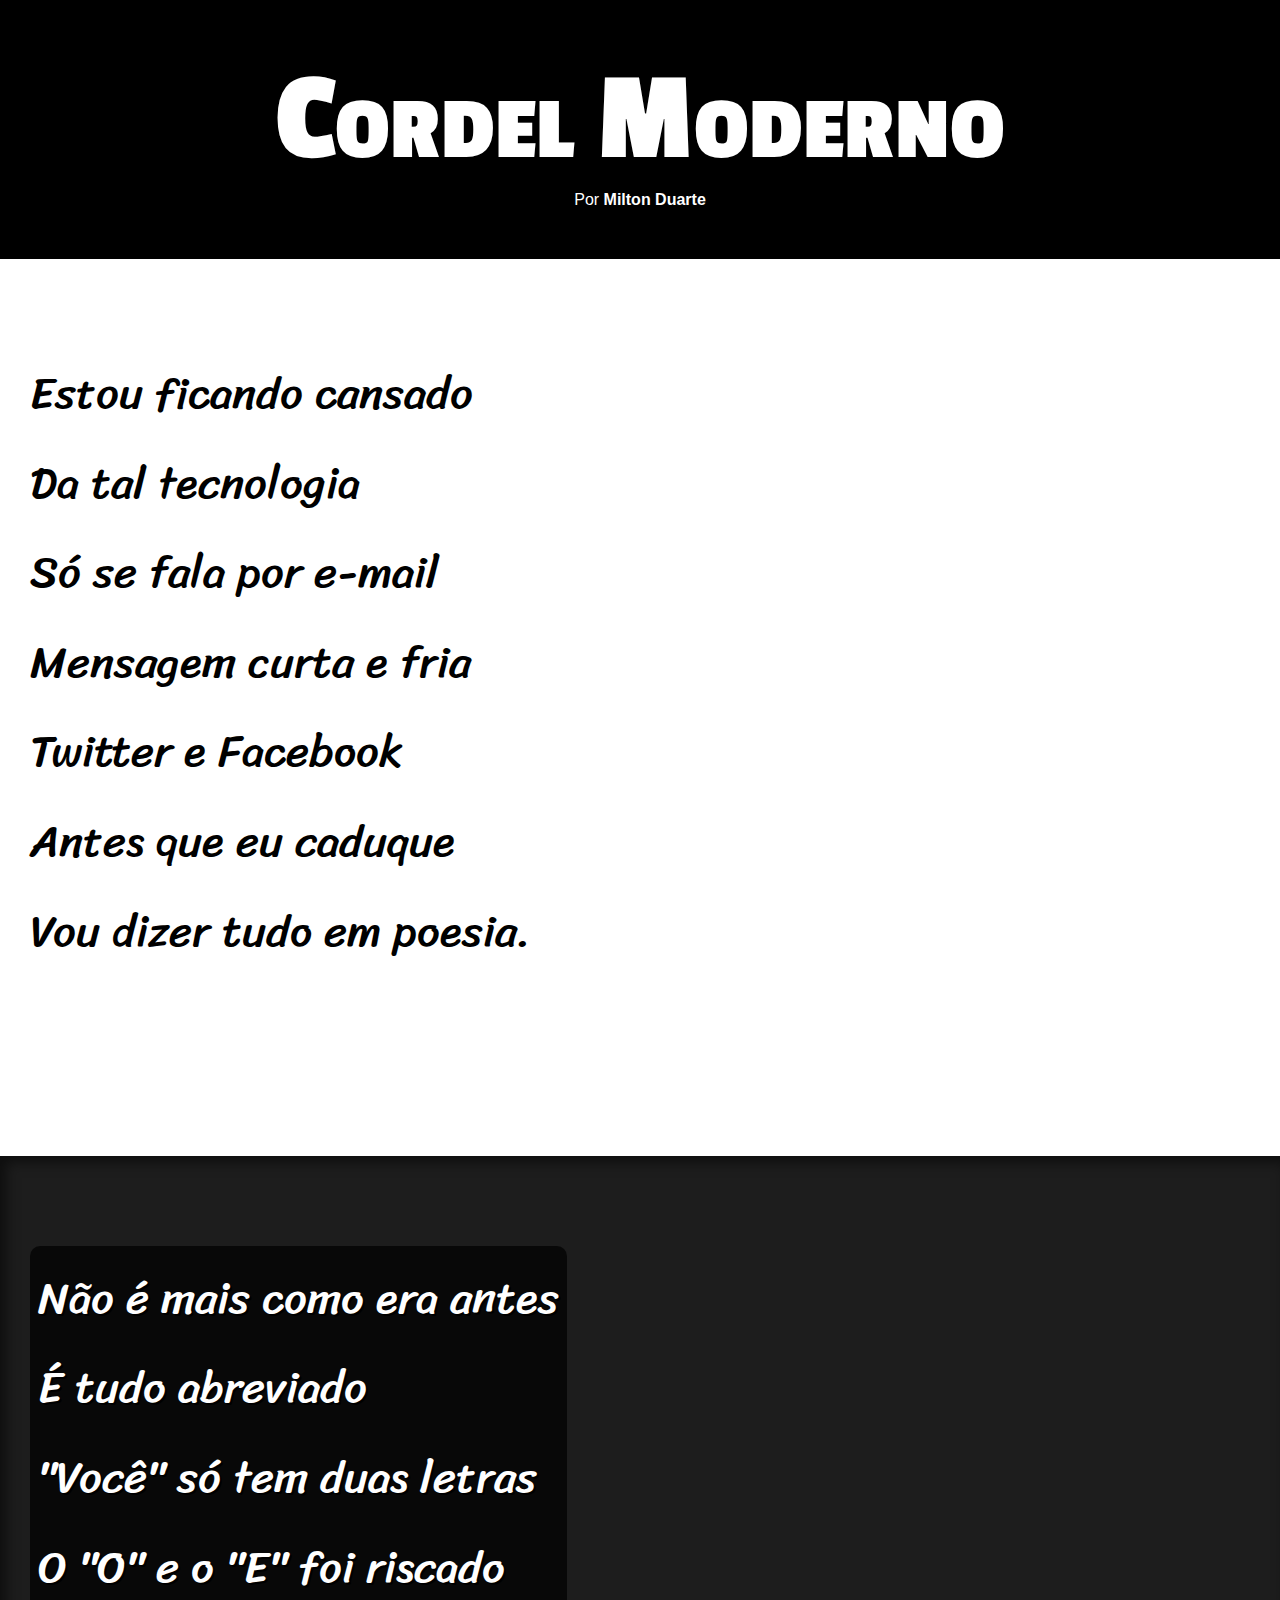
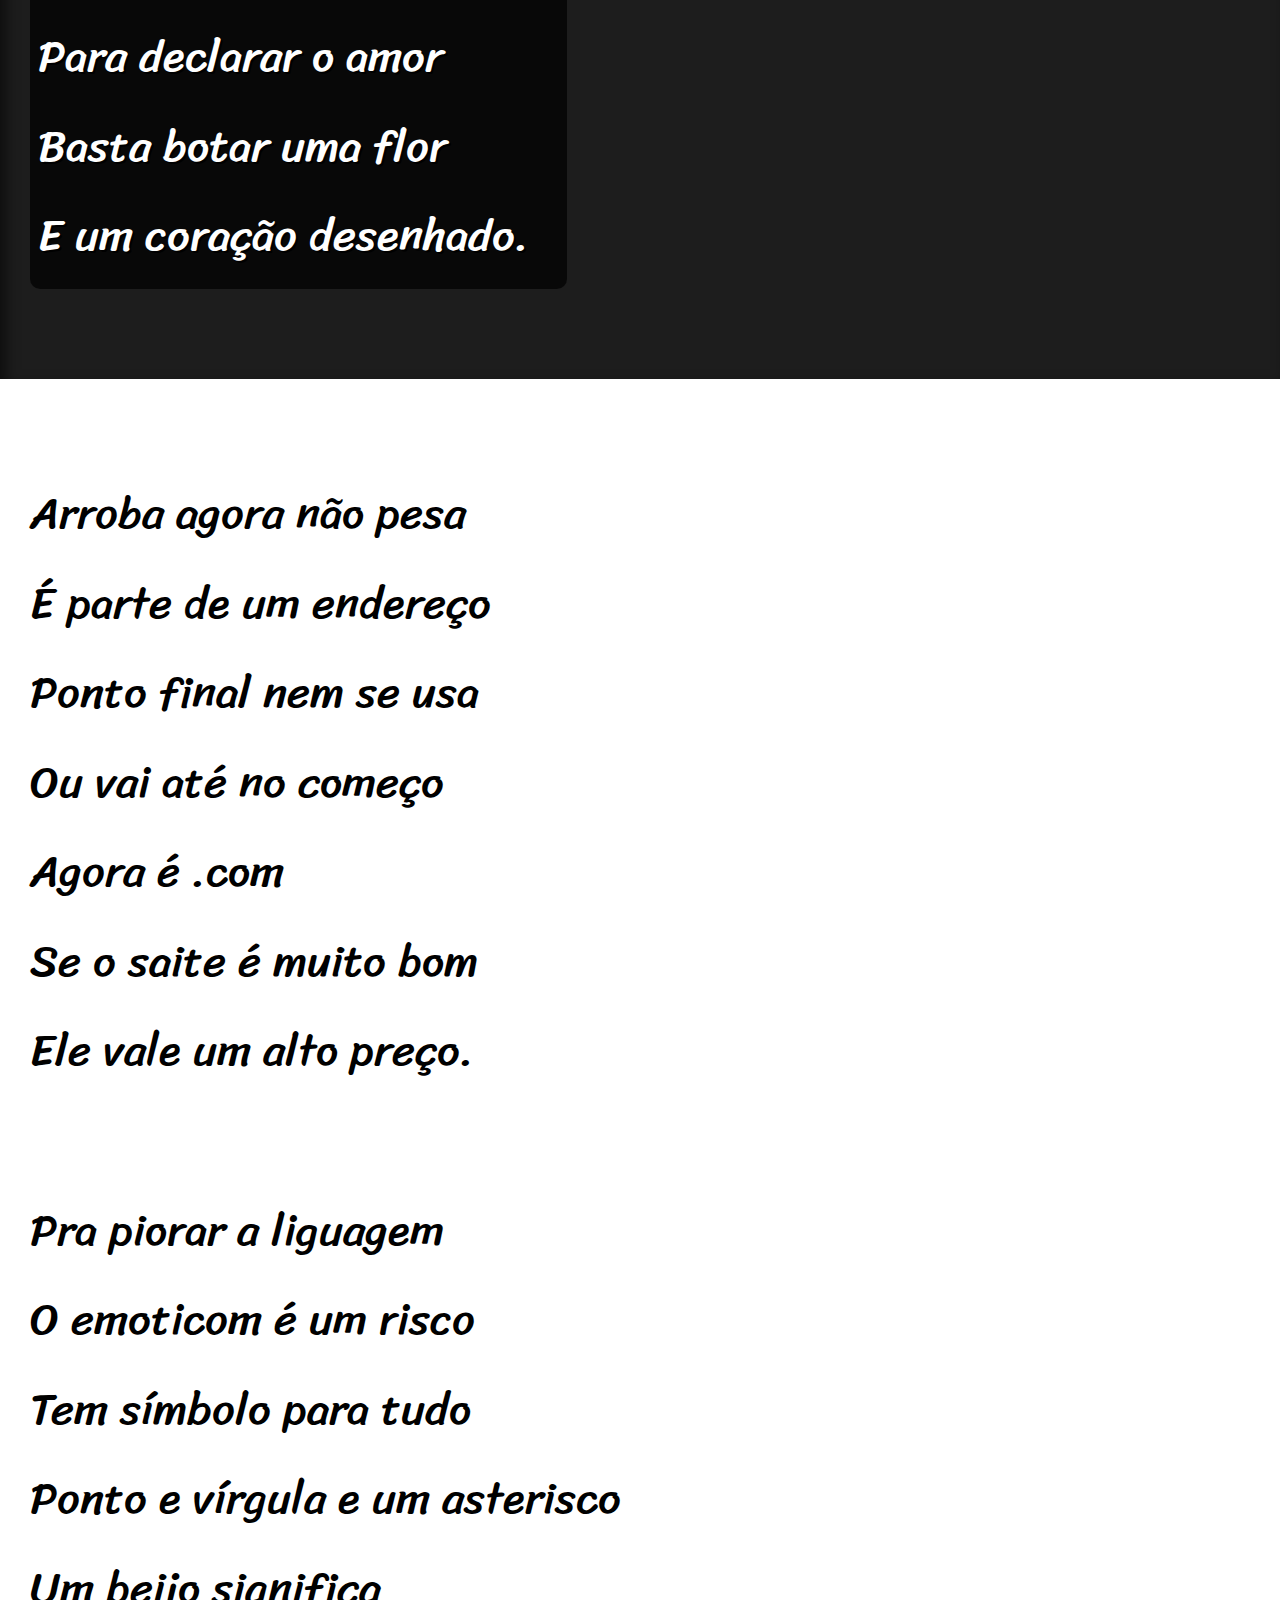
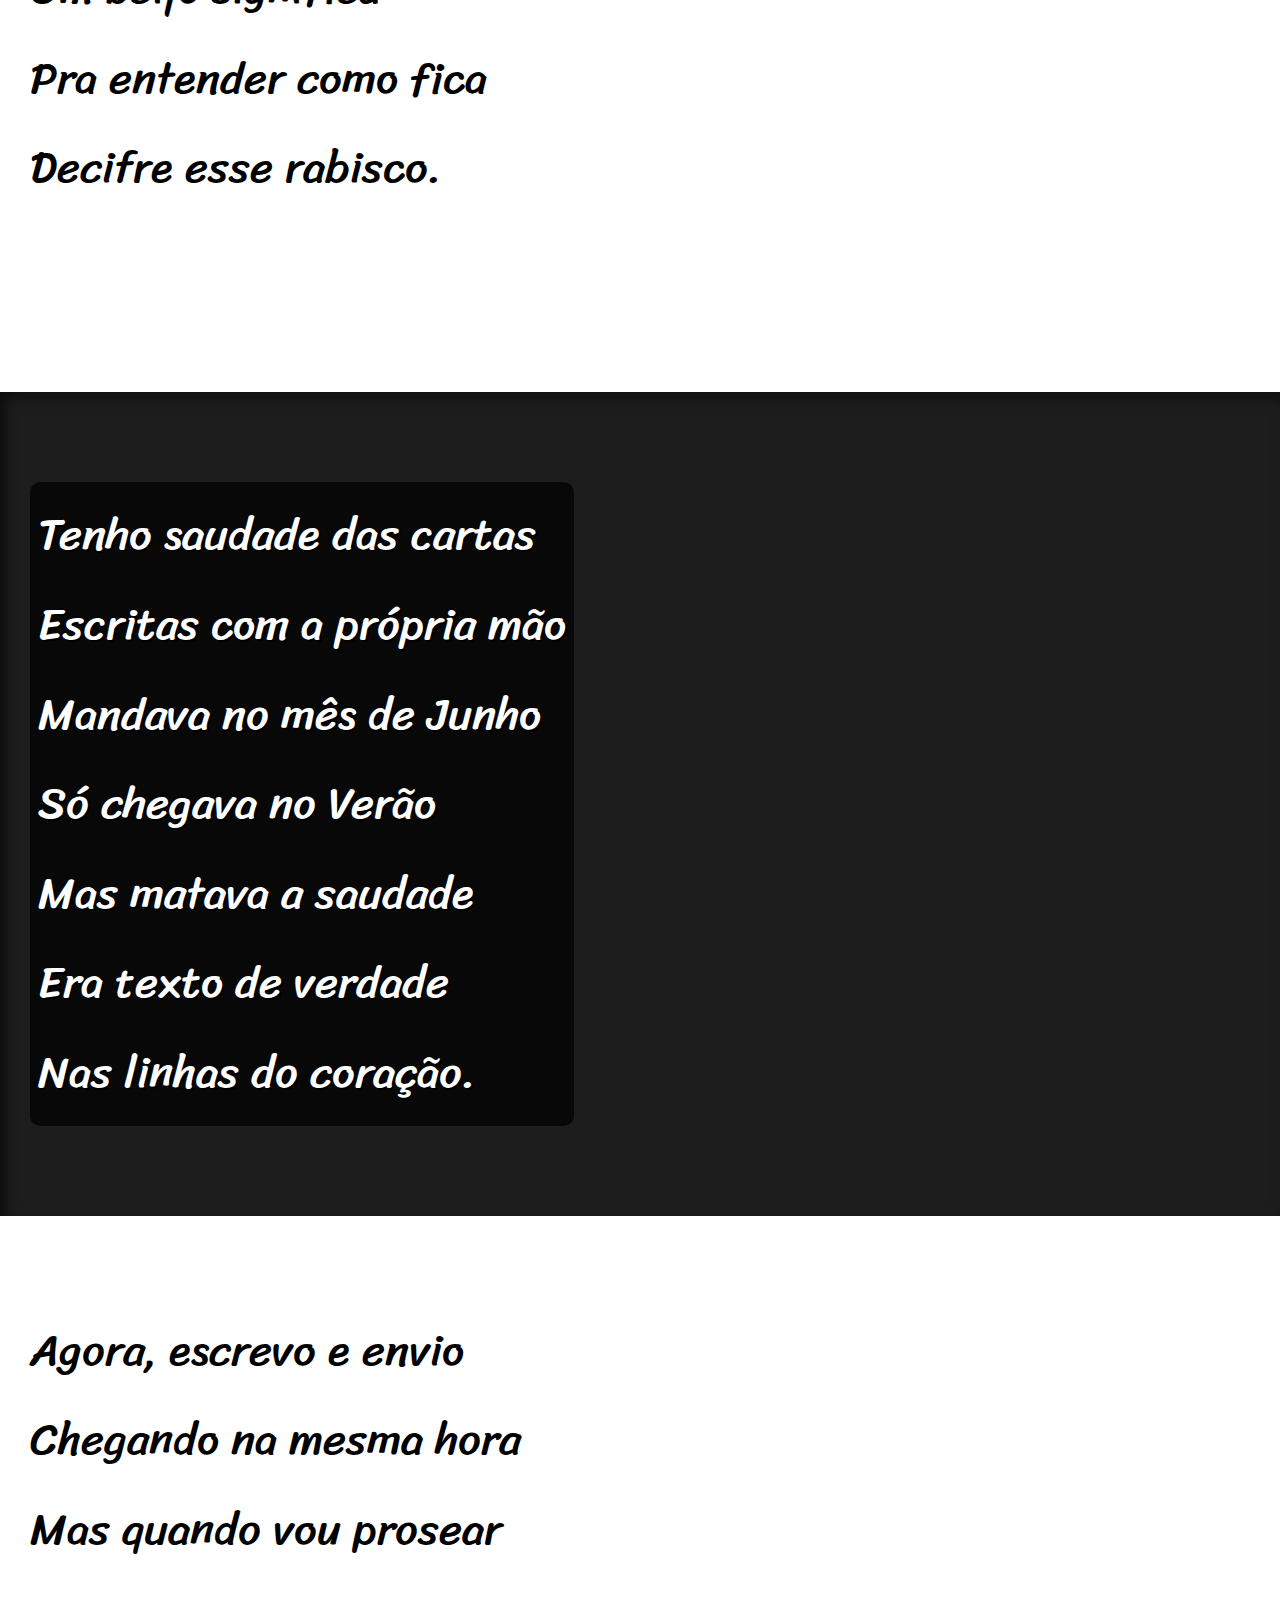
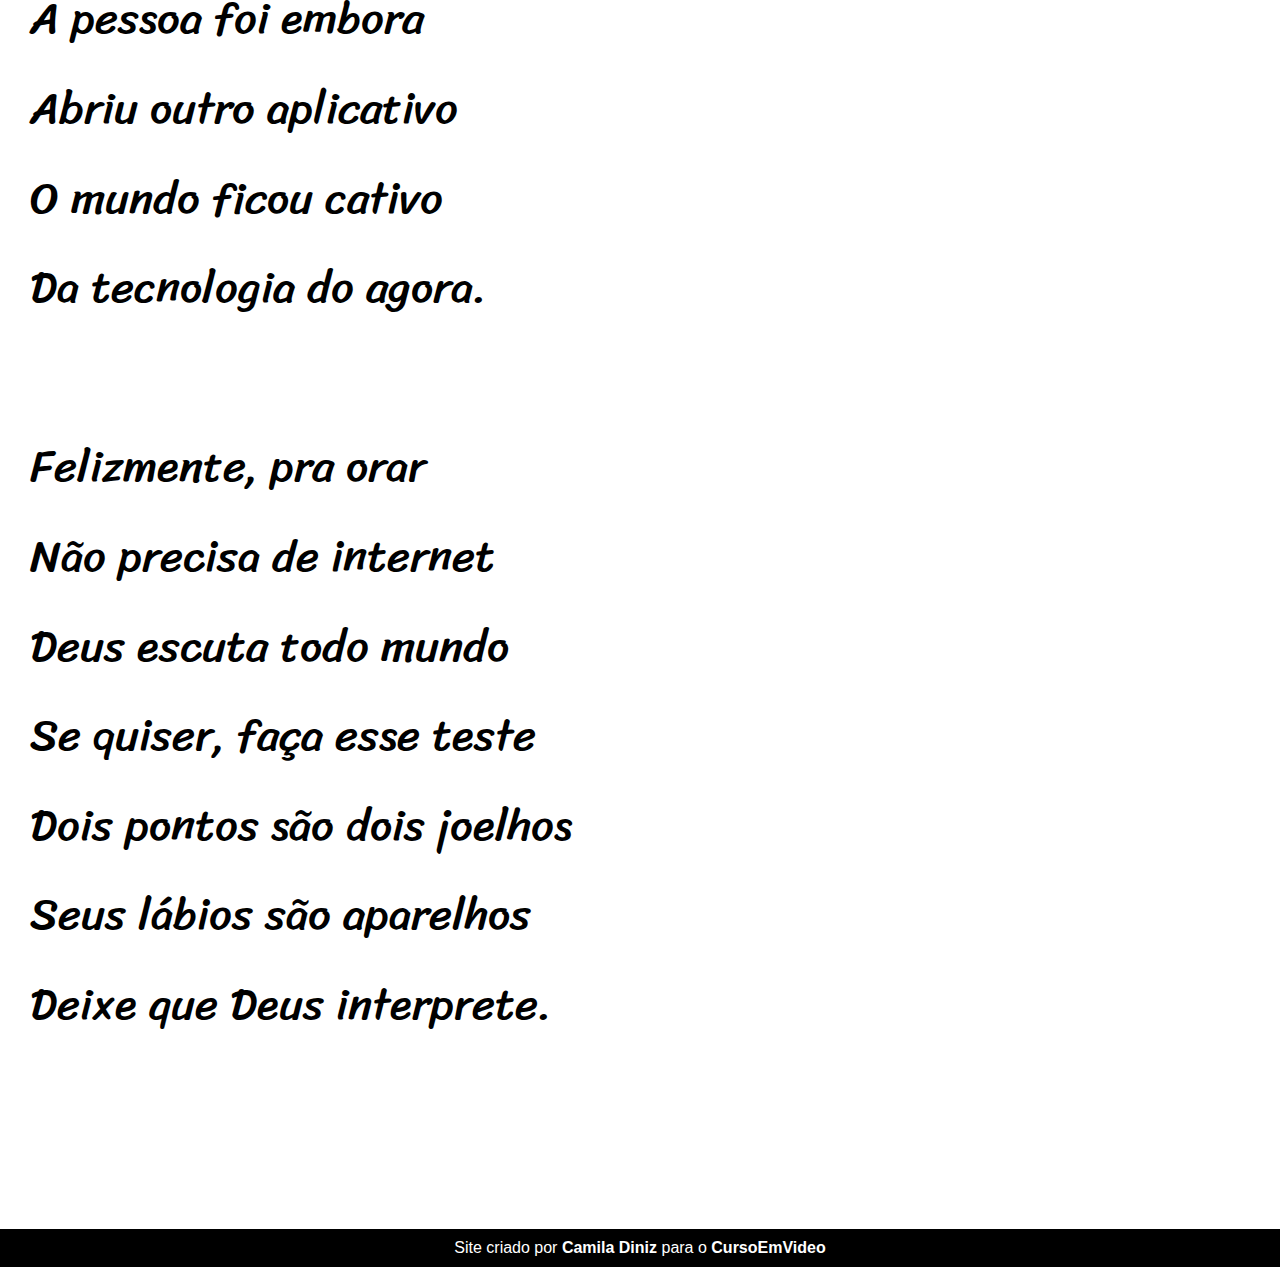
<file: desafios/desafio12/index.html>
<!DOCTYPE html>
<html lang="pt-br">
<head>
    <meta charset="UTF-8">
    <meta name="viewport" content="width=device-width, initial-scale=1.0">
    <title>Cordel Moderno</title>

    <link rel="stylesheet" href="estilo/style.css">
</head>
<body>

    <header>

        <h1>Cordel Moderno</h1>
        <p>Por <a href="https://www.recantodasletras.com.br/poesias/3186743" target="_blank">Milton Duarte</a></p>

    </header>

    <section class="normal">
        <p>
            Estou ficando cansado <br>
            Da tal tecnologia <br>
            Só se fala por e-mail <br>
            Mensagem curta e fria <br>
            Twitter e Facebook <br>
            Antes que eu caduque <br>
            Vou dizer tudo em poesia.
        </p>
    </section>

    
    <section class="imagem" id="img01">
        <p>
            Não é mais como era antes <br>
            É tudo abreviado <br>
            "Você" só tem duas letras <br>
            O "O" e o "E" foi riscado <br>
            Para declarar o amor <br>
            Basta botar uma flor <br>
            E um coração desenhado.
        </p>
    </section>

    <section class="normal">
        <p>
            Arroba agora não pesa <br>
            É parte de um endereço <br>
            Ponto final nem se usa <br>
            Ou vai até no começo <br>
            Agora é .com <br>
            Se o saite é muito bom <br>
            Ele vale um alto preço.
        </p>

        <p>
            Pra piorar a liguagem <br>
            O emoticom é um risco <br>
            Tem símbolo para tudo <br>
            Ponto e vírgula e um asterisco <br>
            Um beijo significa <br>
            Pra entender como fica <br>
            Decifre esse rabisco.
        </p>
    </section>



    <section class="imagem" id="img02">
        <p>
            Tenho saudade das cartas <br>
            Escritas com a própria mão <br>
            Mandava no mês de Junho <br>
            Só chegava no Verão <br>
            Mas matava a saudade <br>
            Era texto de verdade <br>
            Nas linhas do coração.
        </p>
    </section>


    <section class="normal">
        <p>
            Agora, escrevo e envio <br>
            Chegando na mesma hora <br>
            Mas quando vou prosear <br>
            A pessoa foi embora <br>
            Abriu outro aplicativo <br>
            O mundo ficou cativo <br>
            Da tecnologia do agora.
        </p>

        <p>
            Felizmente, pra orar <br>
            Não precisa de internet <br>
            Deus escuta todo mundo <br>
            Se quiser, faça esse teste <br>
            Dois pontos são dois joelhos <br>
            Seus lábios são aparelhos <br>
            Deixe que Deus interprete.
        </p>
    </section>

    <footer>
        <p>Site criado por <a href="https://github.com/camiladinizi" target="_blank">Camila Diniz</a> para o <a href="https://www.cursoemvideo.com" target="_blank">CursoEmVideo</a></p>
    </footer>
    
</body>
</html>
</file>
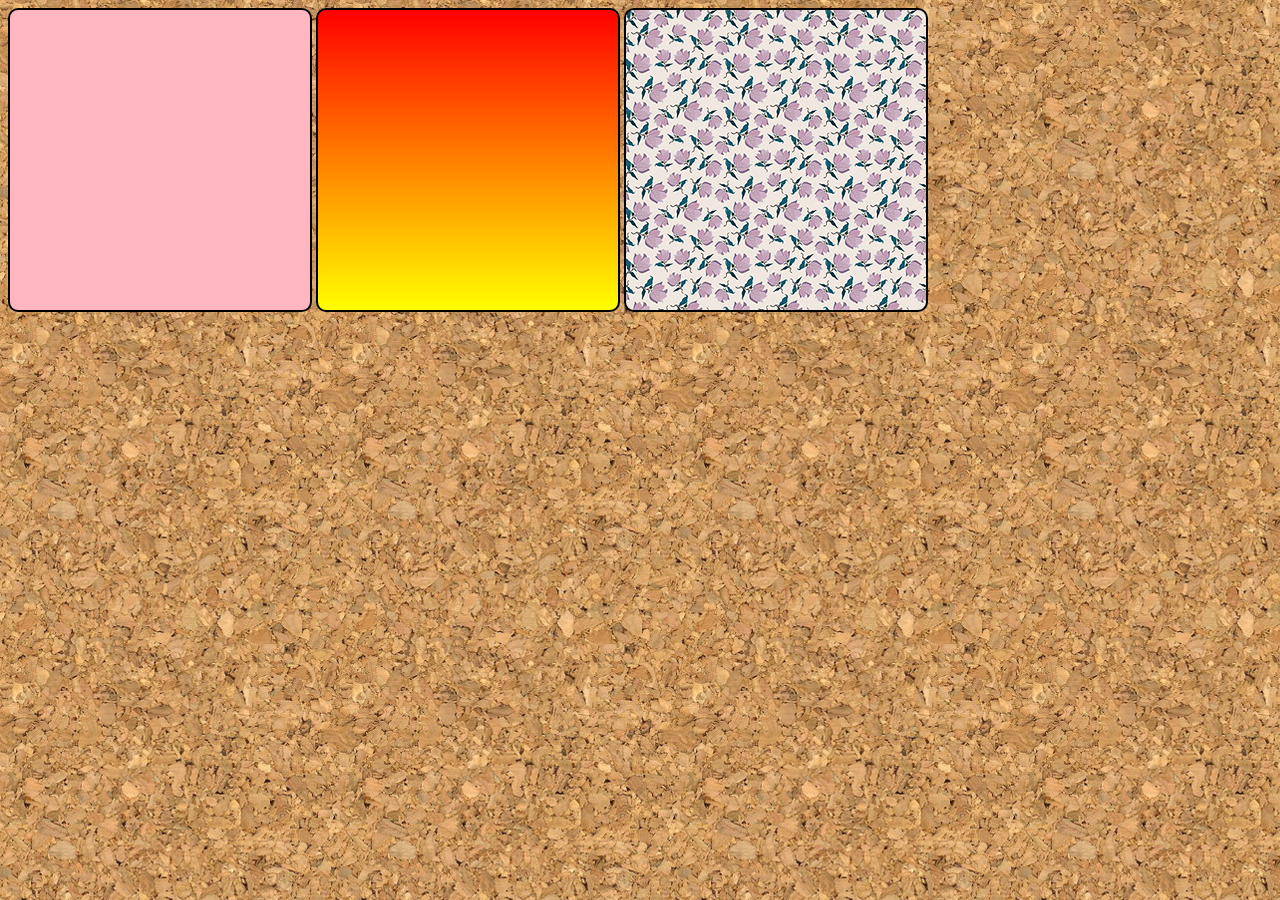
<file: ex22/pg001.html>
<!DOCTYPE html>
<html lang="pt-br">
<head>
    <meta charset="UTF-8">
    <meta name="viewport" content="width=device-width, initial-scale=1.0">
    <title>Teste de imagem de fundo</title>

<style>

    body {
        background-image: url(imagens/wallpaper001.jpg);
    }

    div.quadrado {
        display: inline-block;
        border: 2px solid black;
        border-radius: 10px;
        width: 300px;
        height: 300px;
        background-color: lightgray;
    }

    div#qd1{
        background-color: lightpink;
    }

    div#qd2 {
        background-image: linear-gradient(to bottom, red, yellow);
    }

    div#qd3 {
        background-image: url(imagens/pattern003.png);
    }


</style>

</head>

<body>
    <div class="quadrado" id="qd1">

    </div>

    <div class="quadrado" id="qd2">

    </div>

    <div class="quadrado" id="qd3">

    </div>
</body>
</html>
</file>
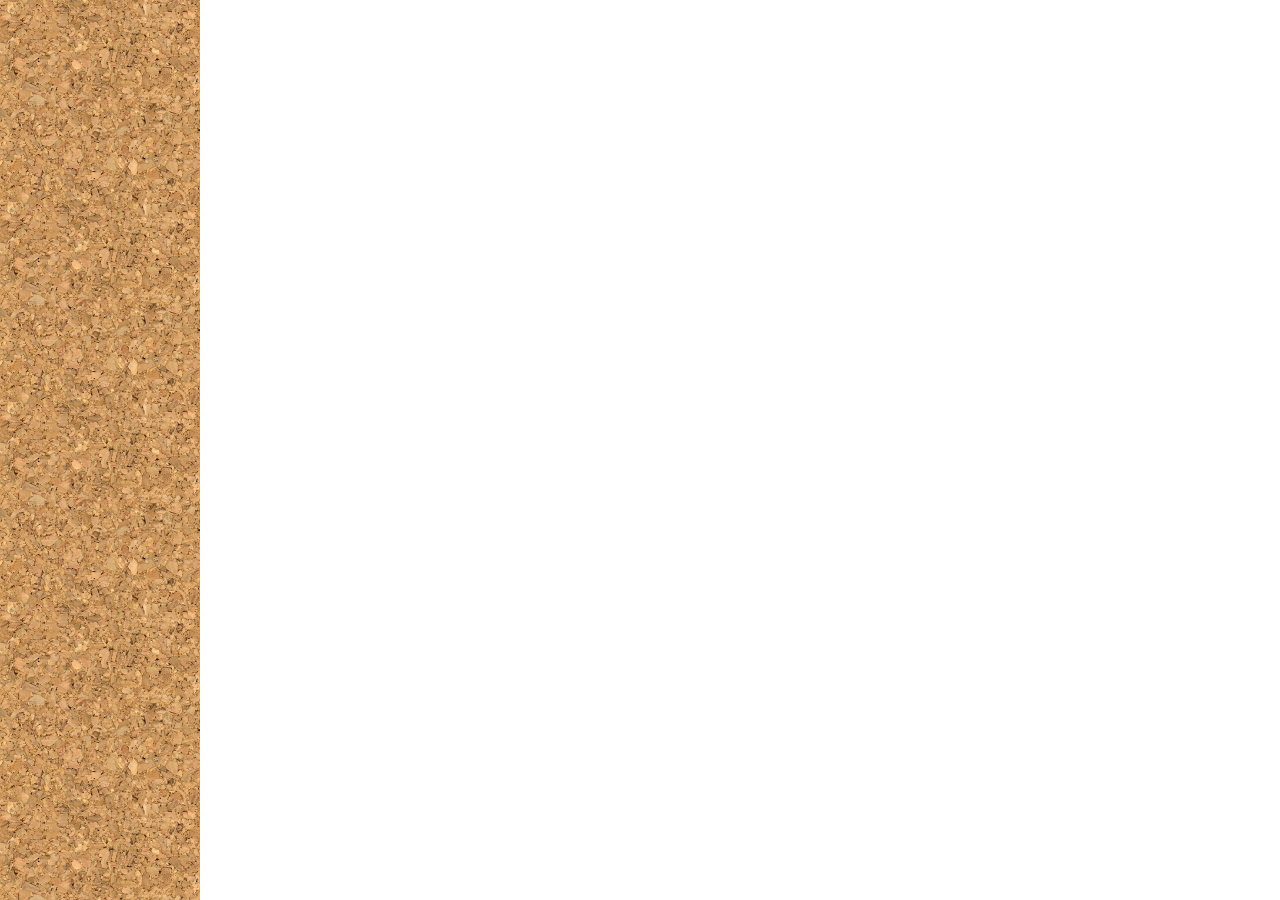
<file: ex22/pg002.html>
<!DOCTYPE html>
<html lang="pt-br">
<head>
    <meta charset="UTF-8">
    <meta name="viewport" content="width=device-width, initial-scale=1.0">
    <title>Personalização dos fundos</title>

    <style>

        body {
            background-image: url(imagens/wallpaper001.jpg);

            background-size: 200px 200px;
            background-repeat: repeat-y;
        }
    </style>
</head>
<body>
    
    
</body>
</html>
</file>
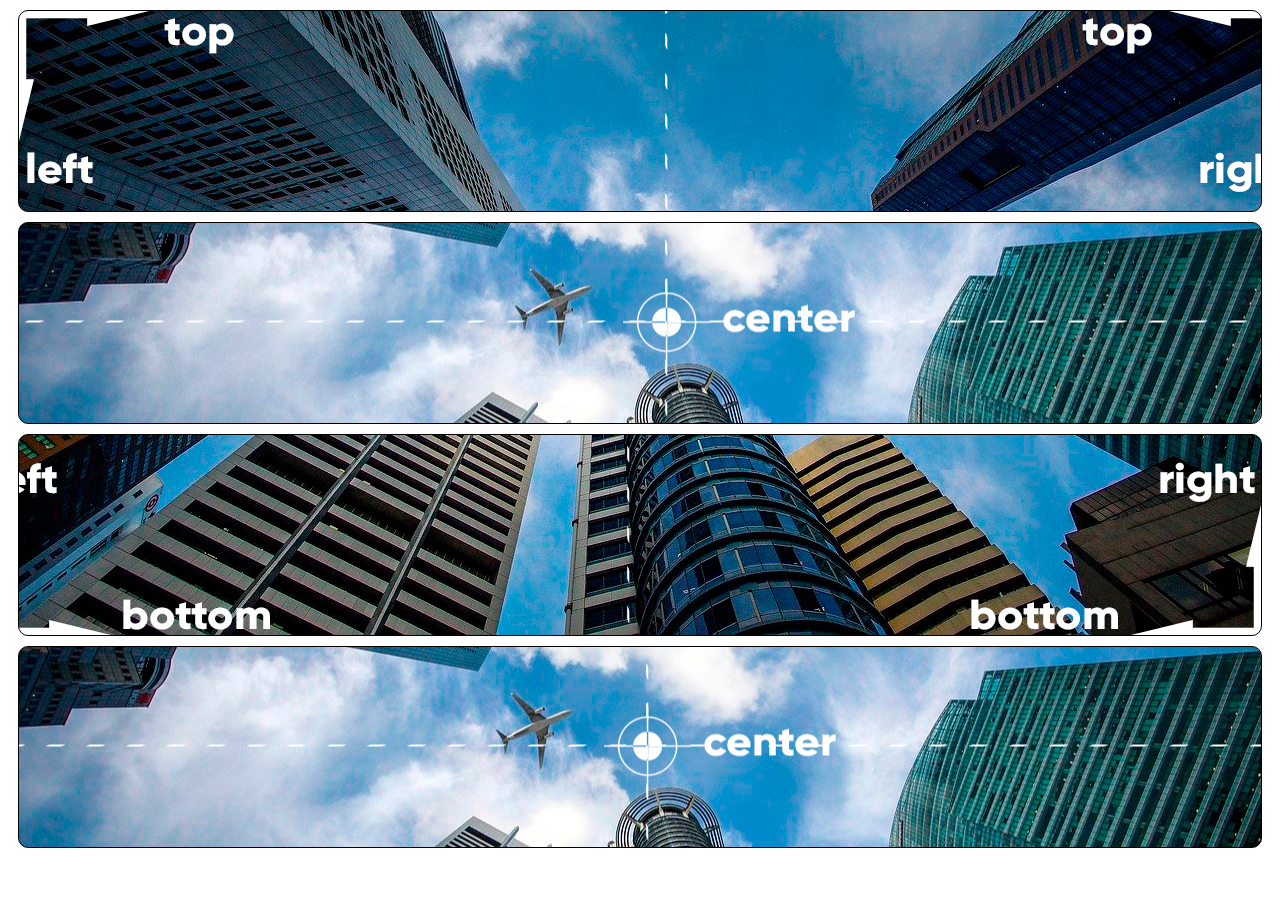
<file: ex22/pg003.html>
<!DOCTYPE html>
<html lang="pt-br">
<head>
    <meta charset="UTF-8">
    <meta name="viewport" content="width=device-width, initial-scale=1.0">
    <title>Posição dos Fundos</title>

    <style>
        div.bloco {
            height: 200px;
            border: 1px solid black;
            margin: 10px;
            border-radius: 10px;
            background-image: url(imagens/wallpaper003.jpg);

        }

        div#q1 {
            background-position: left top;
        }

        div#q2 {
            background-position: left center;
        }

        div#q3 {
            background-position: right bottom;
        }

        div#q4 {
            background-position: center center;
        }

    </style>
</head>
<body>
    <div class="bloco" id="q1"></div>

    <div class="bloco" id="q2"></div>

    <div class="bloco" id="q3"></div>

    <div class="bloco" id="q4"></div>

</body>
</html>
</file>
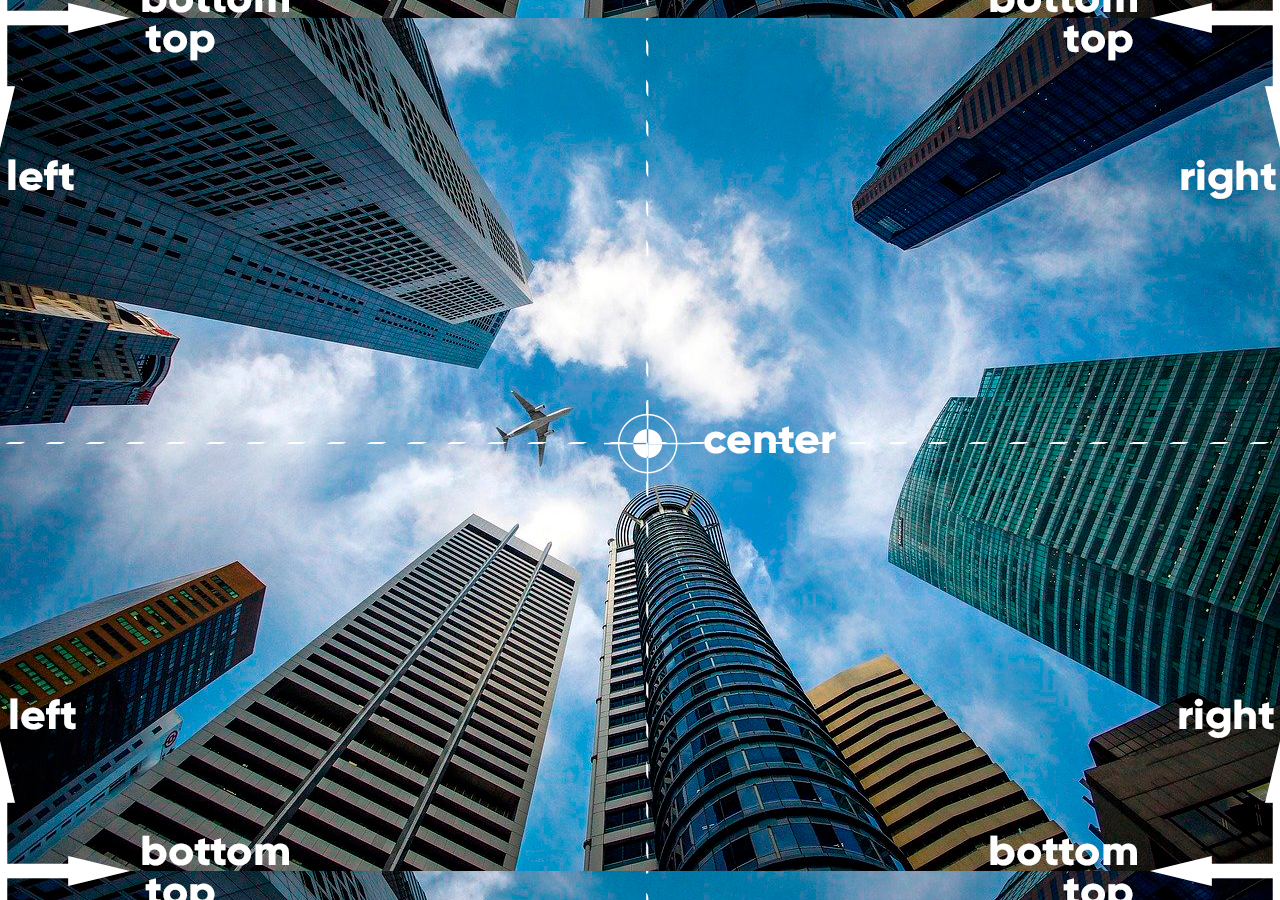
<file: ex22/pg005.html>
<!DOCTYPE html>
<html lang="pt-br">
<head>
    <meta charset="UTF-8">
    <meta name="viewport" content="width=device-width, initial-scale=1.0">
    <title>Posicionamento</title>

    <style>

        body {

            height: 97vh;
            background-image: url(imagens/wallpaper003.jpg);

            background-position: center center;
        }
    </style>
</head>
<body>
    
</body>
</html>
</file>
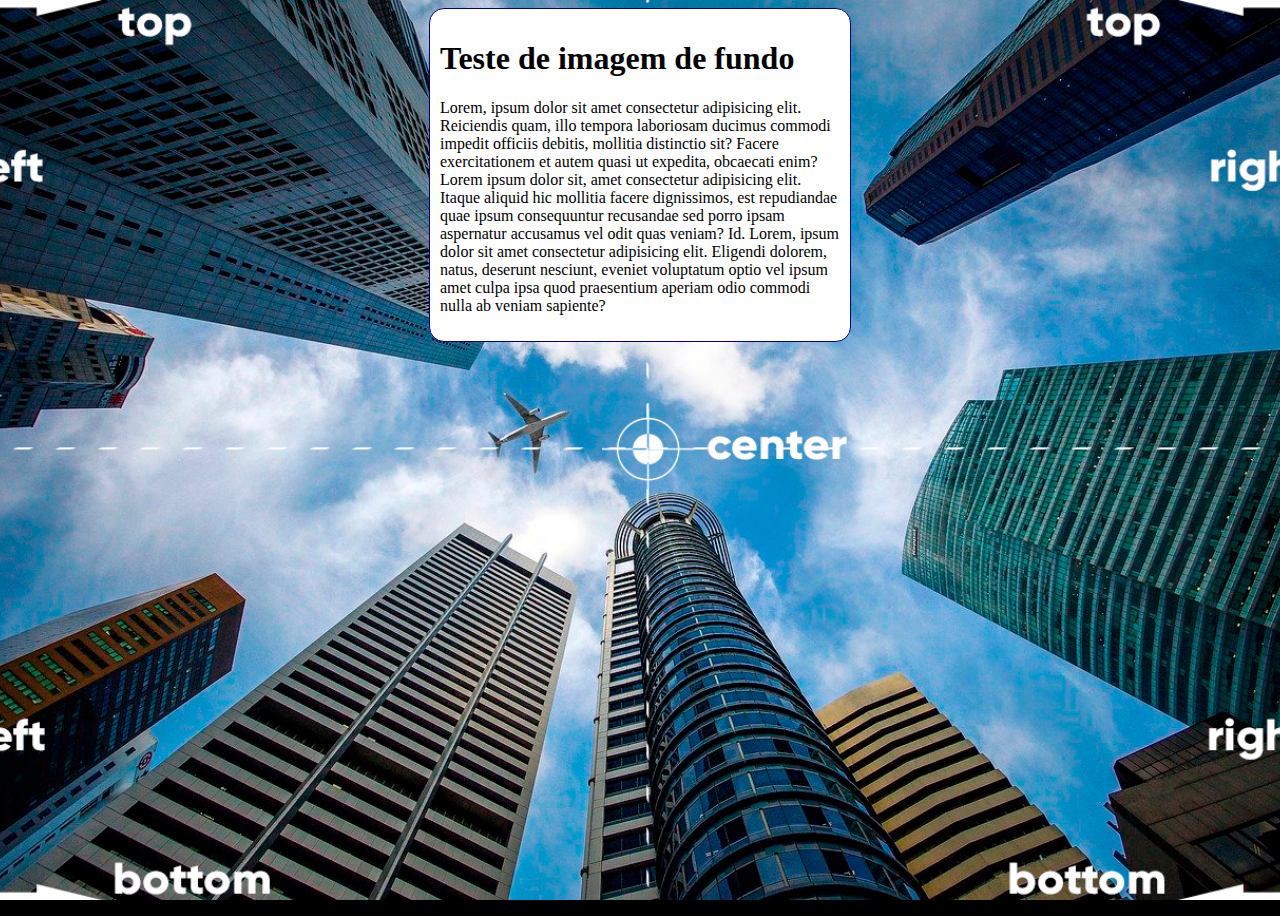
<file: ex22/pg006.html>
<!DOCTYPE html>
<html lang="pt-br">
<head>
    <meta charset="UTF-8">
    <meta name="viewport" content="width=device-width, initial-scale=1.0">
    <title>Document</title>

    <style>
        body {
            height: 100vh;
            background-color: black;
            background-image: url(imagens/wallpaper003.jpg);
            background-position: center center;
            background-repeat: no-repeat;
            background-size: cover; /*Cover significa que vai fazer cortes mas vai preencher a tela inteira. O contain mostra 100% da imagem, porém terá barras laterais e/ou superiores*/
            background-attachment: fixed;
        }

        main {
            background-color: white;
            max-width: 400px;
            padding: 10px;
            margin: auto;
            border: 1px solid darkblue;
            border-radius: 15px;
        }
    </style>
</head>
<body>
    
    <main>
        <h1>Teste de imagem de fundo</h1>
        <p>Lorem, ipsum dolor sit amet consectetur adipisicing elit. Reiciendis quam, illo tempora laboriosam ducimus commodi impedit officiis debitis, mollitia distinctio sit? Facere exercitationem et autem quasi ut expedita, obcaecati enim?
            Lorem ipsum dolor sit, amet consectetur adipisicing elit. Itaque aliquid hic mollitia facere dignissimos, est repudiandae quae ipsum consequuntur recusandae sed porro ipsam aspernatur accusamus vel odit quas veniam? Id.
            Lorem, ipsum dolor sit amet consectetur adipisicing elit. Eligendi dolorem, natus, deserunt nesciunt, eveniet voluptatum optio vel ipsum amet culpa ipsa quod praesentium aperiam odio commodi nulla ab veniam sapiente?
        </p>
    </main>

    <!---Atatchment-->
</body>
</html>
</file>
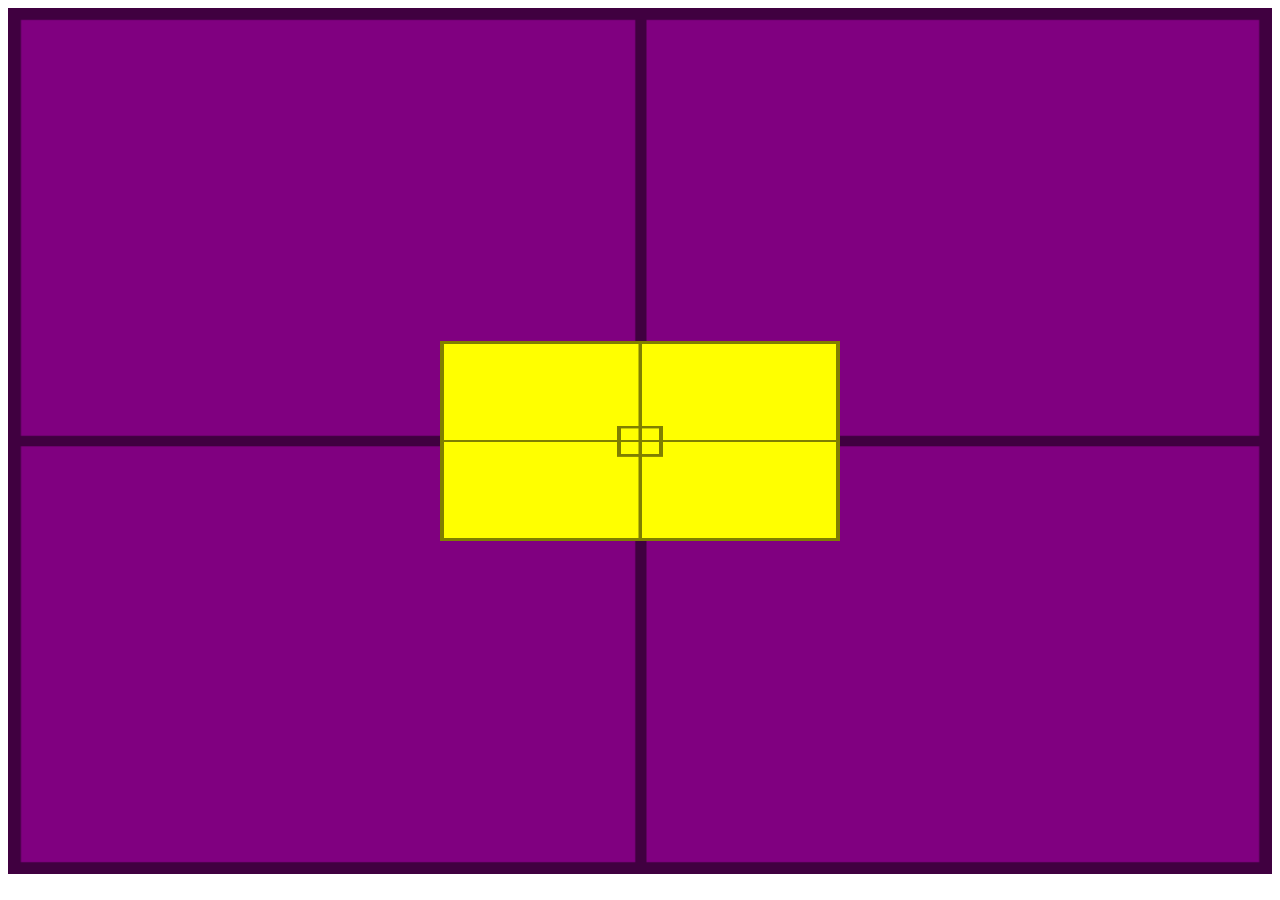
<file: ex22/pg007.html>
<!DOCTYPE html>
<html lang="pt-br">
<head>
    <meta charset="UTF-8">
    <meta name="viewport" content="width=device-width, initial-scale=1.0">
    <title>Alinhamento vertical</title>

    <style>

        #container {
            /*A de cima coloca em posicionamento relativo e a de baixo em posicionamento absoluto*/

            height: 94vh;
            background-color: purple;
            padding: 10px;
            position: relative;

            /*position: relative - permite mover elementos visualmente em relação à sua posição original no layout sem afetar o fluxo normal dos outros elementos. o elemento ainda ocupa o espaço que ele teria ocupado originalmente no layout, mas você pode movê-lo visualmente usando propriedades como top, right, bottom e left.*/

            background-image: url(imagens/target001.png);
            background-size: 100% 100%;
        }

        #conteudo {
            height: 200px;
            width: 400px;
            background-color: yellow;
            background-image: url(imagens/target001.png);
            background-size: 100% 100%;
            position: absolute;

            /*Quando coloca o position absolut, podemos controlar melhor com os parâmetros abaixo*/

            left: 50%;
            top: 50%;
            transform: translate(-50%, -50%);
        }

    </style>

</head>

<body>

 <!--Para alinhamento vertical, precisa de container e conteudo?-->
 
    <section id="container">

        <article id="conteudo">

        </article>

    </section>
    
</body>

</html>
</file>
<file: desafios/desafio12/estilo/style.css>
@charset "UTF-8";

@import url('https://fonts.googleapis.com/css2?family=Passion+One:wght@400;700;900&family=Sriracha&display=swap');

@import url('https://fonts.googleapis.com/css2?family=Passion+One:wght@400;700;900&family=Sriracha&display=swap');

:root {
    --font01: Verdana, Geneva, Tahoma, sans-serif;
    --font02: "Passion One", sans-serif;
    --font03: "Sriracha", cursive;
}

* {
    margin: 0px;
    padding: 0px;
    font-size: 1em;
}

html, body {
    background-color: darkgray;
    min-height: 100vh;
    font-family: var(--font01);
}

header {
    background-color: black;
    color: white;
    text-align: center;
}

header > h1 {
    padding-top: 50px;
    font-variant: small-caps;
    font-family: var(--font02);
    font-size: 10vw;

    /*Para deixar o texto todo em letras maiúsculas: text-transform: uppercase;*/
}

header > p {
    padding-bottom: 50px;

}

header a, footer a {
    color: white;
    text-decoration: none;
    font-weight: bolder;
}

header a:hover, footer a:hover {
    text-decoration: underline;
}

section {
    padding-top: 10vh;
    padding-bottom: 10vh;
    line-height: 2em;
    padding-left: 30px;
    font-family: var(--font03);
    font-size: 3.5vw;

    /*line-height - espaçamento entre as linhas*/
}

section > p {
    padding-bottom: 2em;
}

section.normal {
    background-color: white;
    color: black;
}

section.imagem {
    background-color: rgb(29, 29, 29);
    color: white;
    box-shadow: inset 6px 6px 13px 0px rgba(0, 0, 0, 0.534);
    background-size: cover;

}

section.imagem > p {
    background-color: rgba(0, 0, 0, 0.7);
    padding: 8px;
    display: inline-block;
    border-radius: 10px;
    text-shadow: 1.5px 1.5px 0px black; /*vertical > horizontal > espalhamento > cor*/

    /*Inline-block: usada para alterar o comportamento padrão de elementos de bloco (como <div>, <p>, <h1>, etc.) para se comportarem como elementos inline, mas ainda mantendo algumas características de elementos de bloco.*/
}

section#img01 {
    background-image: url(../imagens/background001.jpg);
    background-position: right center;
    background-attachment: fixed; /*efeito parallax*/
}

section#img02 {
    background-image: url(../imagens/background002.jpg);
    background-position: right center;
    background-attachment: fixed;

    /*backgroun: cover - uma forma de dimensionar uma imagem de fundo para cobrir completamente o elemento de contêiner, mantendo a proporção da imagem e garantindo que ela não seja distorcida.*/

}

footer {
    background-color: black;
    color: white;
    text-align: center;
    padding: 10px;
}
</file>
